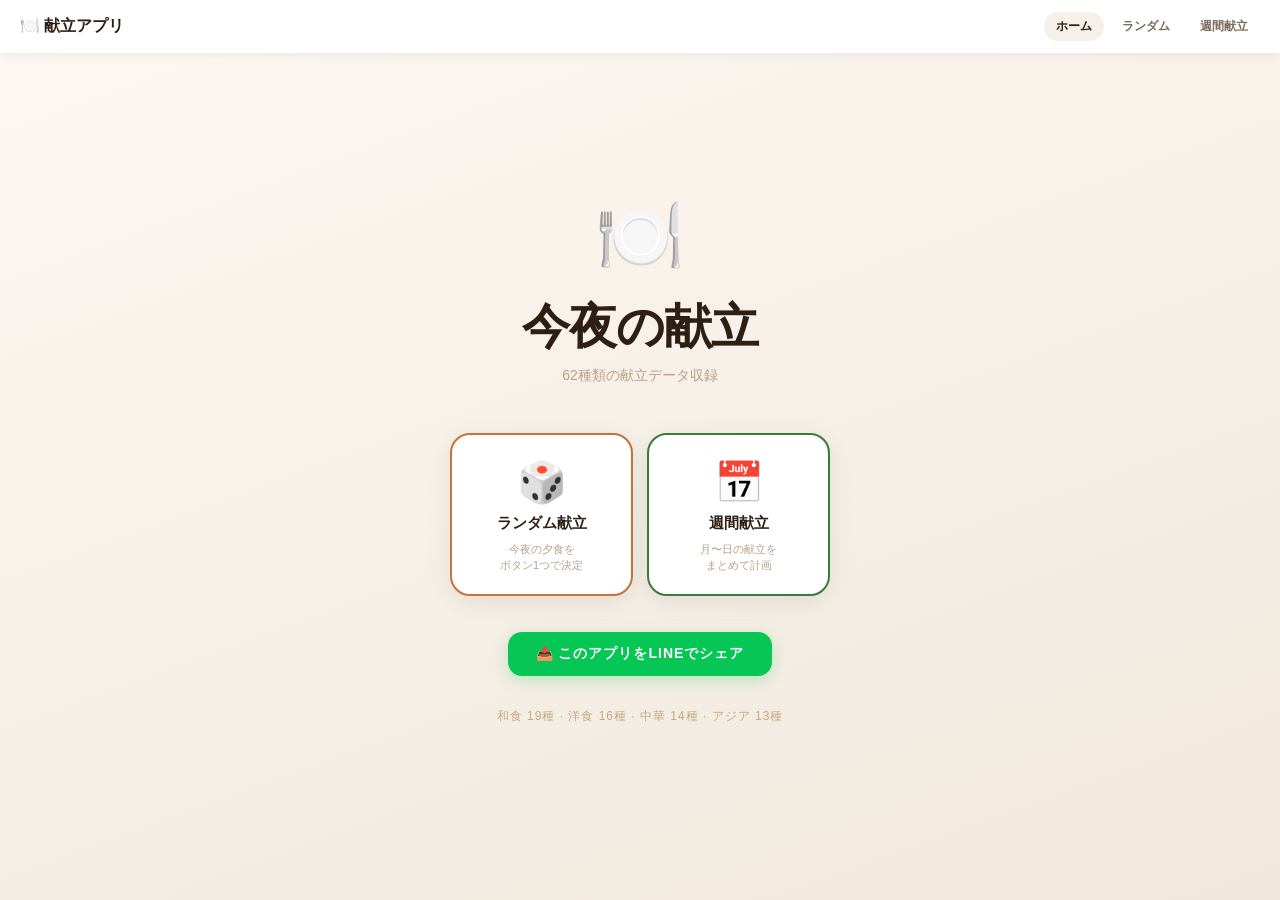
<file: index.html>
<!DOCTYPE html>
<html lang="ja">
<head>
  <meta charset="UTF-8" />
  <meta name="viewport" content="width=device-width, initial-scale=1.0" />
  <title>献立アプリ</title>
  <link rel="stylesheet" href="style.css" />
  <style>
    .hero {
      display: flex;
      flex-direction: column;
      align-items: center;
      justify-content: center;
      min-height: calc(100vh - 56px);
      padding: 32px 16px 64px;
      text-align: center;
    }
    .hero__emoji { font-size: 72px; margin-bottom: 16px; animation: popIn 0.6s cubic-bezier(0.34,1.56,0.64,1); }
    .hero__title { font-size: clamp(28px,8vw,48px); font-weight: 800; color: #2d1f14; letter-spacing: -1px; margin-bottom: 8px; }
    .hero__sub { font-size: 14px; color: #b8a08a; margin-bottom: 48px; }
    .menu-grid { display: grid; grid-template-columns: 1fr 1fr; gap: 14px; width: min(380px, 94vw); }
    .menu-card {
      background: #fff;
      border-radius: 20px;
      box-shadow: 0 6px 24px rgba(0,0,0,0.08);
      padding: 24px 16px 20px;
      text-decoration: none;
      display: flex; flex-direction: column; align-items: center; gap: 8px;
      transition: all 0.2s;
      border: 2px solid transparent;
    }
    .menu-card:hover { transform: translateY(-4px); box-shadow: 0 14px 36px rgba(0,0,0,0.12); }
    .menu-card__emoji { font-size: 40px; }
    .menu-card__title { font-size: 15px; font-weight: 800; color: #2d1f14; }
    .menu-card__desc { font-size: 11px; color: #b8a08a; text-align: center; line-height: 1.5; }
    .menu-card--random { border-color: #c4733a; }
    .menu-card--weekly { border-color: #3a7a3a; }
    .share-row { margin-top: 36px; }
    .share-btn {
      display: flex; align-items: center; justify-content: center; gap: 8px;
      padding: 13px 28px; border-radius: 14px; border: none;
      background: #06C755; color: #fff; font-size: 14px; font-weight: 700;
      cursor: pointer; transition: all 0.2s; box-shadow: 0 4px 16px rgba(6,199,85,0.25);
      letter-spacing: 1px;
    }
    .share-btn:hover { filter: brightness(1.1); transform: translateY(-2px); }
    .stats { margin-top: 32px; font-size: 12px; color: #c4a882; letter-spacing: 1px; }
  </style>
</head>
<body>
  <nav class="site-nav">
    <a class="site-nav__logo" href="index.html">🍽️ 献立アプリ</a>
    <div class="site-nav__links">
      <a class="site-nav__link" href="index.html">ホーム</a>
      <a class="site-nav__link" href="kondate-app.html">ランダム</a>
      <a class="site-nav__link" href="weekly.html">週間献立</a>
    </div>
  </nav>

  <div class="hero">
    <div class="hero__emoji">🍽️</div>
    <h1 class="hero__title">今夜の献立</h1>
    <p class="hero__sub" id="subtext">読み込み中...</p>

    <div class="menu-grid">
      <a class="menu-card menu-card--random" href="kondate-app.html">
        <div class="menu-card__emoji">🎲</div>
        <div class="menu-card__title">ランダム献立</div>
        <div class="menu-card__desc">今夜の夕食を<br>ボタン1つで決定</div>
      </a>
      <a class="menu-card menu-card--weekly" href="weekly.html">
        <div class="menu-card__emoji">📅</div>
        <div class="menu-card__title">週間献立</div>
        <div class="menu-card__desc">月〜日の献立を<br>まとめて計画</div>
      </a>
    </div>

    <div class="share-row">
      <button class="share-btn" onclick="Utils.shareToLine()">
        📤 このアプリをLINEでシェア
      </button>
    </div>

    <p class="stats" id="stats"></p>
  </div>

  <script src="script.js"></script>
  <script>
    Utils.setNavActive();
    const total = window.MEALS.length;
    const cats = [...new Set(window.MEALS.map(m => m.category))];
    document.getElementById('subtext').textContent = `${total}種類の献立データ収録`;
    document.getElementById('stats').textContent =
      cats.map(c => `${c} ${window.MEALS.filter(m=>m.category===c).length}種`).join(' · ');
  </script>
</body>
</html>
</file>
<file: style.css>
/* ===== 共通リセット ===== */
*, *::before, *::after { box-sizing: border-box; margin: 0; padding: 0; }

/* ===== CSS変数（全ページ共通） ===== */
:root {
  --bg: linear-gradient(160deg, #fdf8f3 0%, #f0e8dc 100%);
  --white: #ffffff;
  --brown-dark: #2d1f14;
  --brown-mid: #7a6a5a;
  --brown-light: #c4a882;
  --brown-pale: #f5f0ea;
  --shadow: 0 12px 48px rgba(0,0,0,0.10);
  --shadow-sm: 0 4px 18px rgba(45,31,20,0.12);
  --radius: 28px;
  --radius-sm: 14px;
  --font: 'Hiragino Kaku Gothic ProN', 'Noto Sans JP', sans-serif;

  /* カテゴリカラー */
  --wagyu-bg: #fdf4e7;   --wagyu-accent: #c4733a;
  --western-bg: #edf7ed; --western-accent: #3a7a3a;
  --chinese-bg: #fdeaea; --chinese-accent: #b03030;
  --asian-bg: #eaeff8;   --asian-accent: #3050a0;
}

body {
  font-family: var(--font);
  background: var(--bg);
  min-height: 100vh;
  color: var(--brown-dark);
}

/* ===== 共通レイアウト ===== */
.page-wrap {
  display: flex;
  flex-direction: column;
  align-items: center;
  padding: 28px 16px 64px;
}

.card {
  background: var(--white);
  border-radius: var(--radius);
  box-shadow: var(--shadow);
  overflow: hidden;
  width: min(380px, 96vw);
}

/* ===== 共通ヘッダー（サイトナビ） ===== */
.site-nav {
  width: 100%;
  background: var(--white);
  box-shadow: 0 2px 12px rgba(0,0,0,0.06);
  padding: 12px 20px;
  display: flex;
  align-items: center;
  justify-content: space-between;
  position: sticky;
  top: 0;
  z-index: 100;
}
.site-nav__logo {
  font-size: 16px;
  font-weight: 800;
  color: var(--brown-dark);
  text-decoration: none;
  display: flex;
  align-items: center;
  gap: 6px;
}
.site-nav__links {
  display: flex;
  gap: 6px;
}
.site-nav__link {
  font-size: 12px;
  font-weight: 700;
  color: var(--brown-mid);
  text-decoration: none;
  padding: 6px 12px;
  border-radius: 20px;
  transition: all 0.2s;
}
.site-nav__link:hover,
.site-nav__link.active {
  background: var(--brown-pale);
  color: var(--brown-dark);
}

/* ===== ページタイトルブロック ===== */
.page-title {
  text-align: center;
  margin-bottom: 28px;
  animation: slideUp 0.5s ease;
}
.page-title__sub {
  font-size: 11px;
  letter-spacing: 5px;
  color: var(--brown-light);
  margin-bottom: 5px;
  font-weight: 600;
}
.page-title__main {
  font-size: clamp(24px, 7vw, 38px);
  font-weight: 800;
  color: var(--brown-dark);
  letter-spacing: -0.5px;
  margin-bottom: 4px;
}
.page-title__desc {
  font-size: 12px;
  color: #b8a08a;
}

/* ===== ボタン ===== */
.btn {
  width: 100%;
  padding: 15px;
  border-radius: var(--radius-sm);
  border: none;
  font-size: 15px;
  font-weight: 700;
  cursor: pointer;
  letter-spacing: 2px;
  transition: all 0.2s;
}
.btn--primary {
  background: var(--brown-dark);
  color: var(--white);
  box-shadow: var(--shadow-sm);
}
.btn--primary:hover:not(:disabled) {
  transform: translateY(-2px);
  box-shadow: 0 12px 36px rgba(45,31,20,0.25);
}
.btn--primary:disabled {
  background: #c9bcb0;
  cursor: not-allowed;
}
.btn--line {
  background: #06C755;
  color: var(--white);
  box-shadow: 0 4px 14px rgba(6,199,85,0.25);
}
.btn--line:hover { filter: brightness(1.1); transform: translateY(-1px); }

/* ===== カテゴリバッジ ===== */
.badge {
  display: inline-block;
  font-size: 11px;
  font-weight: 700;
  padding: 3px 14px;
  border-radius: 20px;
  letter-spacing: 1.5px;
  color: var(--white);
}

/* ===== アニメーション ===== */
@keyframes popIn {
  0%   { transform: scale(0.75); opacity: 0; }
  70%  { transform: scale(1.05); }
  100% { transform: scale(1); opacity: 1; }
}
@keyframes slideUp {
  0%   { transform: translateY(20px); opacity: 0; }
  100% { transform: translateY(0); opacity: 1; }
}
@keyframes fadeIn {
  0%   { opacity: 0; }
  100% { opacity: 1; }
}

/* ===== フッター ===== */
.footer {
  margin-top: 36px;
  font-size: 11px;
  color: #d4c0ad;
  letter-spacing: 1px;
  text-align: center;
}
</file>
